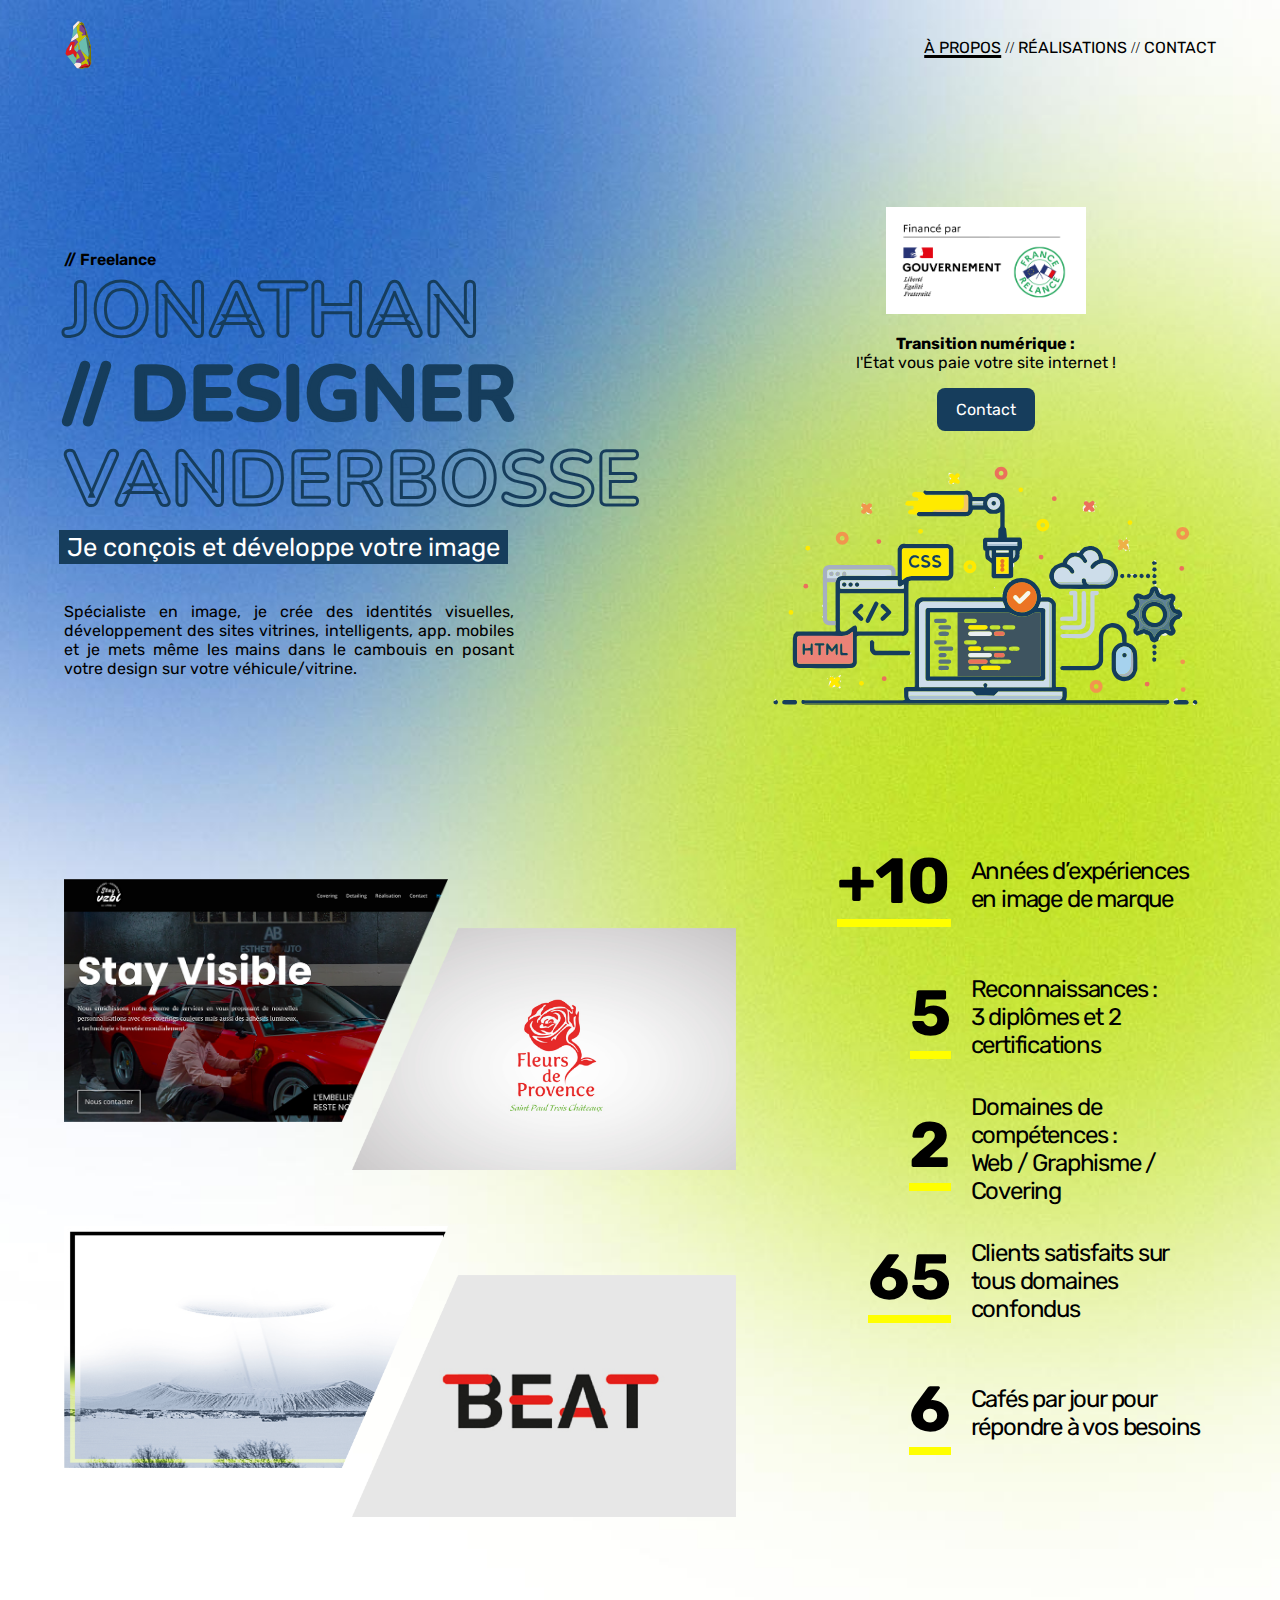
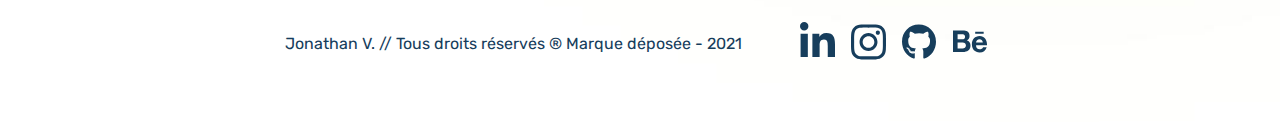
<file: index.html>
<!DOCTYPE html>
<html lang="en">
<head>
  <meta charset="UTF-8">
  <meta name="viewport" content="width=device-width, initial-scale=1.0">
  <link rel="stylesheet" type="text/css" href="style.css">
  <link rel="preconnect" href="https://fonts.gstatic.com">
  <link href="https://fonts.googleapis.com/css2?family=Nunito:wght@600;800&family=Rubik:wght@400;600;800&display=swap" rel="stylesheet">
  <title>Jonathan V. - Portfolio</title>
</head>
<body>
  <nav>
    <ul>
      <li><a href="http://www.jonathan-coz.com">
        <img src="images/logo.svg" style="height: 50px" alt="Logo"></a>
      </li>
    </ul>
    <ul>
      <li class="li-nav"><a href="http://www.jonathan-coz.com">
        <span style="text-decoration-line:underline; text-decoration-thickness:3px;">À PROPOS</span></a>
        //&nbsp
      </li>
      <li class="li-nav"><a href="http://www.jonathan-coz.com/realisations">
        RÉALISATIONS</a>
        //&nbsp
      </li>
      <li class="li-nav"><a href="http://www.jonathan-coz.com/contact">
        CONTACT</a>
      </li>
    </ul>
  </nav>
  <div id="sec1">
    <div class="sec1-left">
      <h3>// Freelance</h3>
      <h1>JONATHAN</br><span style="color:#163D5C">// DESIGNER</span></br>VANDERBOSSE</h1>
      <h2><span>Je conçois et développe votre image</span></h2>
      <p>Spécialiste en image, je crée des identités visuelles,
      développement des sites vitrines, intelligents, app. mobiles et
      je mets même les mains dans le cambouis en posant votre design
      sur votre véhicule/vitrine.</p>
    </div>
    <div class="sec1-right">
      <div class="transition-num">
        <img src="images/logo-FR-kit-com.png" alt="Transition Numérique - Aides de l'état">
        <p><b>Transition numérique :</b></br> l'État vous paie votre site internet !</p>
      </div>
      <a href="&#x6d;&#x61;&#x69;&#x6c;&#x74;&#x6f;&colon;&#x63;&#x6f;&#x6e;&#x74;&#x61;&#x63;&#x74;&commat;&#x6a;&#x6f;&#x6e;&#x61;&#x74;&#x68;&#x61;&#x6e;&#x2d;&#x63;&#x6f;&#x7a;&period;&#x63;&#x6f;&#x6d;">
        <div class="button">
          Contact
        </div>
      </a>
      <img src="images/hero_banner.svg" alt="Hero Banner web development">
    </div>
  </div>
  <div id="sec2">
    <div class="sec2-left">
      <div class="duo duo-first">
        <img src="images/coveringlyon.png" alt="Coveringlyon.com - Site web">
        <img src="images/FdP.png" alt="Fleur de Provence - Saint Paul Trois Châteaux">
      </div>
      <div class="duo duo-second">
        <img src="images/Iceland.png" alt="Photo - Iceland">
        <img src="images/Beat.png" alt="Logo - Beat">
      </div>
    </div>
    <div class="sec2-right">
      <div class="sec2-grid">
        <div class="num num-a">
          <b>+10</b>
        </div>
        <div class="text text-a">
          <p>Années d’expériences en image de marque</p>
        </div>
        <div class="num num-b">
          <b>5</b>
        </div>
        <div class="text text-b">
          <p>Reconnaissances :</br>
          3 diplômes et 2 certifications</p>
        </div>
        <div class="num num-c">
          <b>2</b>
        </div>
        <div class="text text-c">
          <p>Domaines de compétences :</br>Web / Graphisme / Covering</p>
        </div>
        <div class="num num-d">
          <b>65</b>
        </div>
        <div class="text text-d">
          <p>Clients satisfaits sur tous domaines confondus</p>
        </div>
        <div class="num num-e">
          <b>6</b>
        </div>
        <div class="text text-e">
          <p>Cafés par jour pour répondre à vos besoins</p>
        </div>
      </div>
    </div>
  </div>
  <footer>
    <ul id="ul-footer">
      <li class="text-footer">Jonathan V. // Tous droits réservés ® Marque déposée - 2021</li>
      <li class="icones"><a href="https://www.linkedin.com/in/jonathan-vanderbosse/"><img src="images/fontawesome/svgs/brands/linkedin-in.svg" alt="LinkedIn profil"></a></li>
      <li class="icones"><a href="https://www.instagram.com/jo_coz/"><img src="images/fontawesome/svgs/brands/instagram.svg" alt="Instagram profil"></a></li>
      <li class="icones"><a href="https://github.com/malothecat"><img src="images/fontawesome/svgs/brands/github.svg" alt="Github profil"></a></li>
      <li class="icones"><a href="https://www.behance.net/coz_you_re_real"><img src="images/fontawesome/svgs/brands/behance.svg" alt="Behance profil"></a></li>
    </ul>
  </footer>
</body>
</html>
</file>
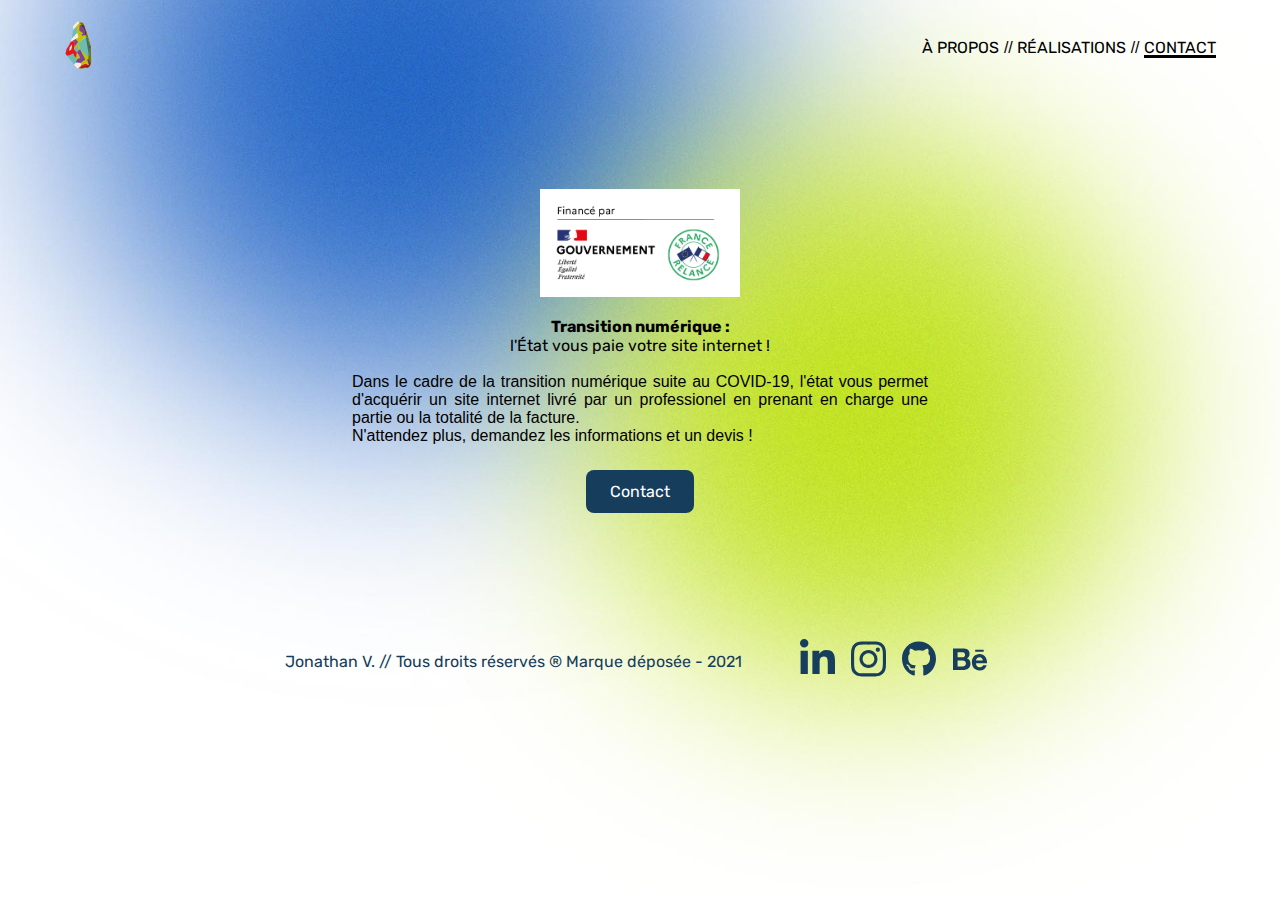
<file: contact.html>
<!DOCTYPE html>
<html lang="en">
<head>
  <meta charset="UTF-8">
  <meta name="viewport" content="width=device-width, initial-scale=1.0">
  <link rel="stylesheet" type="text/css" href="style-contact.css">
  <link rel="preconnect" href="https://fonts.gstatic.com">
  <link href="https://fonts.googleapis.com/css2?family=Nunito:wght@600;800&family=Rubik:wght@400;600;800&display=swap" rel="stylesheet">
  <title>Jonathan V. - Contact</title>
</head>
<body>
  <nav>
    <ul>
      <li><a href="http://www.jonathan-coz.com">
        <img src="images/logo.svg" style="height: 50px" alt="Logo"></a>
      </li>
    </ul>
    <ul>
      <li class="li-nav"><a href="http://www.jonathan-coz.com">
        À PROPOS</a>
        //&nbsp
      </li>
      <li class="li-nav"><a href="http://www.jonathan-coz.com/realisations">
        RÉALISATIONS</a>
        //&nbsp
      </li>
      <li class="li-nav"><a href="http://www.jonathan-coz.com/contact">
        <span style="text-decoration-line:underline; text-decoration-thickness:3px;">CONTACT</span></a>
      </li>
    </ul>
  </nav>
  <div id="main-container">
    <div class="wrapper">
      <div class="transition-num">
        <img src="images/logo-FR-kit-com.png" alt="Transition Numérique - Aides de l'état">
        <p><b>Transition numérique :</b></br> l'État vous paie votre site internet !</p>
      </div>
      </br>
      <p>Dans le cadre de la transition numérique suite au COVID-19, l'état vous permet d'acquérir un site internet livré par un professionel en prenant en charge une partie ou la totalité de la facture.
      </br>N'attendez plus, demandez les informations et un devis !</p>
      <a href="&#x6d;&#x61;&#x69;&#x6c;&#x74;&#x6f;&colon;&#x63;&#x6f;&#x6e;&#x74;&#x61;&#x63;&#x74;&commat;&#x6a;&#x6f;&#x6e;&#x61;&#x74;&#x68;&#x61;&#x6e;&#x2d;&#x63;&#x6f;&#x7a;&period;&#x63;&#x6f;&#x6d;">
        <div class="button">
          Contact
        </div>
      </a>
    </div>
  </div>

  <footer>
    <ul id="ul-footer">
      <li class="text-footer">Jonathan V. // Tous droits réservés ® Marque déposée - 2021</li>
      <li class="icones"><a href="https://www.linkedin.com/in/jonathan-vanderbosse/"><img src="images/fontawesome/svgs/brands/linkedin-in.svg" alt="LinkedIn profil"></a></li>
      <li class="icones"><a href="https://www.instagram.com/jo_coz/"><img src="images/fontawesome/svgs/brands/instagram.svg" alt="Instagram profil"></a></li>
      <li class="icones"><a href="https://github.com/malothecat"><img src="images/fontawesome/svgs/brands/github.svg" alt="Github profil"></a></li>
      <li class="icones"><a href="https://www.behance.net/coz_you_re_real"><img src="images/fontawesome/svgs/brands/behance.svg" alt="Behance profil"></a></li>
    </ul>
  </footer>
</body>
</html>
</file>
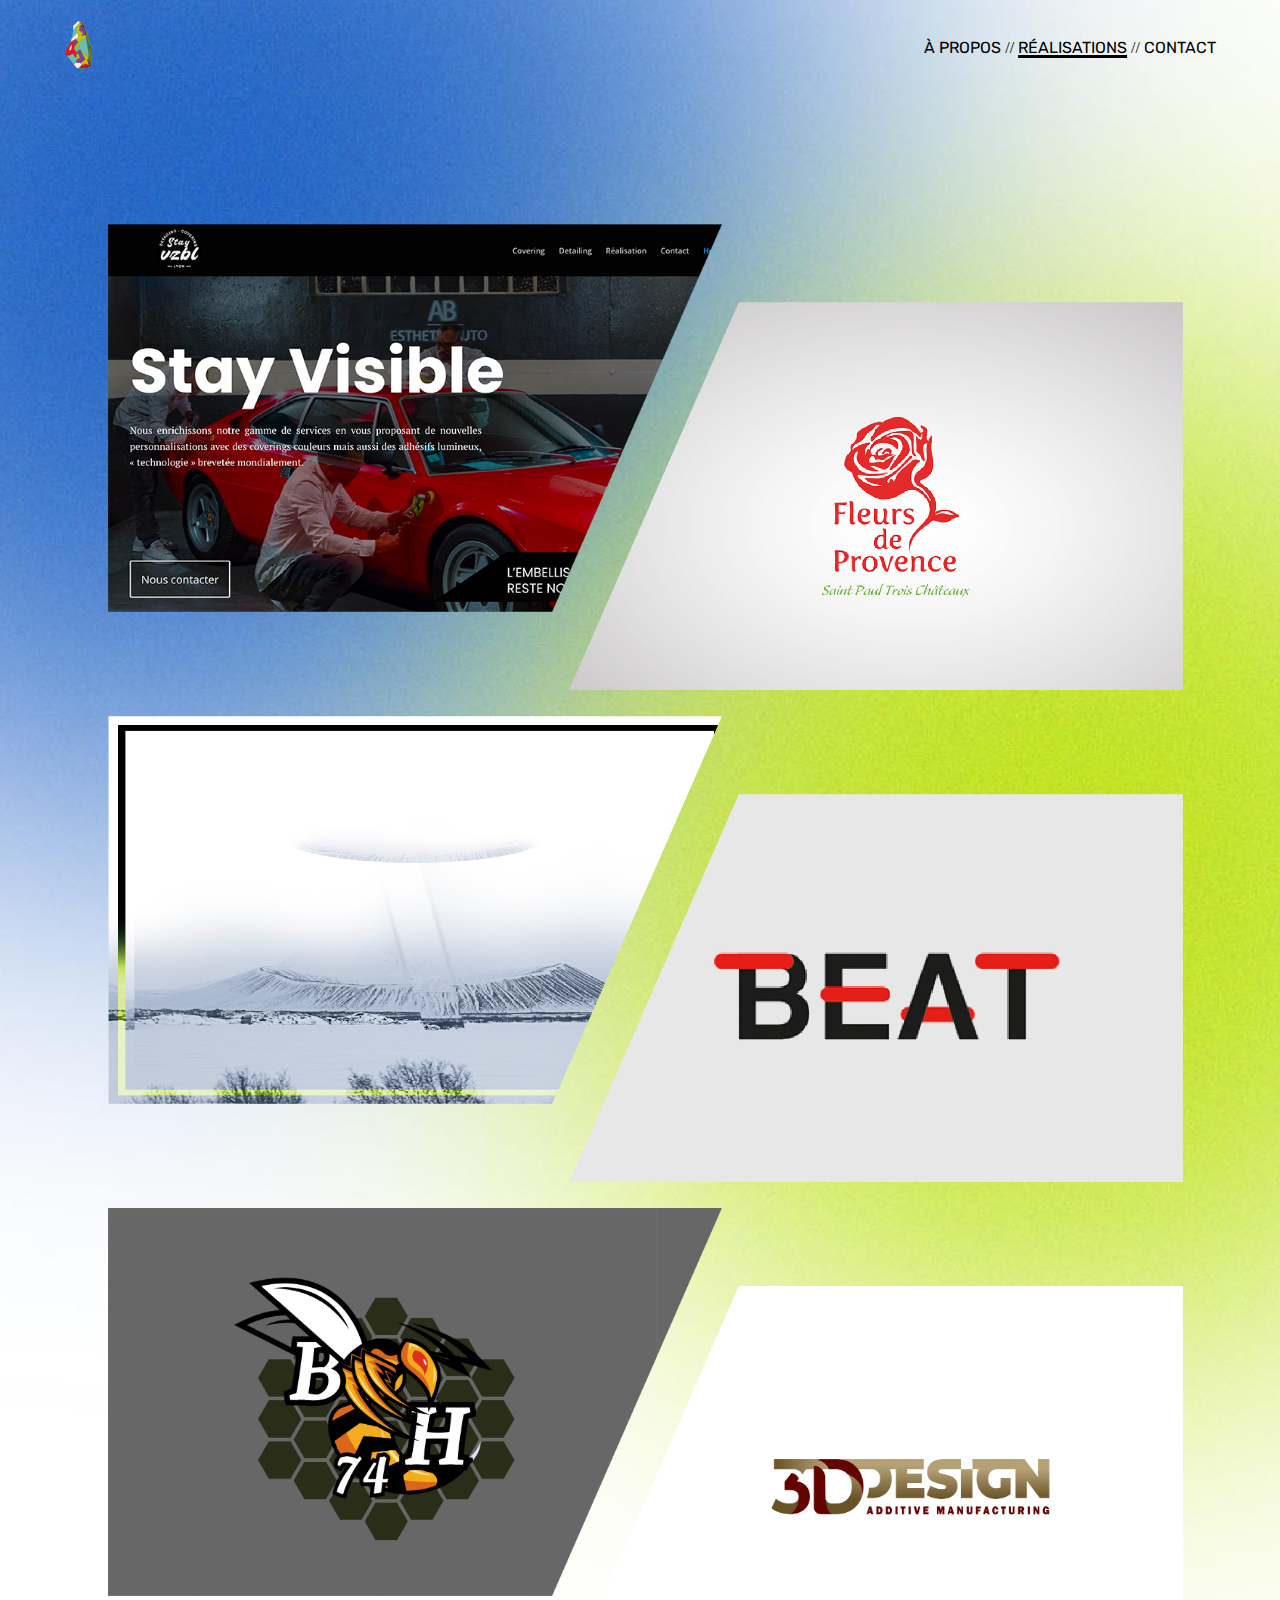
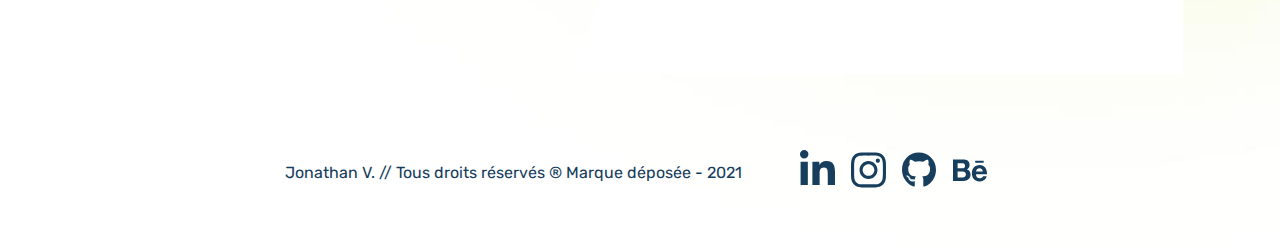
<file: realisations.html>
<!DOCTYPE html>
<html lang="en">
<head>
  <meta charset="UTF-8">
  <meta name="viewport" content="width=device-width, initial-scale=1.0">
  <link rel="stylesheet" type="text/css" href="style-realisations.css">
  <link rel="preconnect" href="https://fonts.gstatic.com">
  <link href="https://fonts.googleapis.com/css2?family=Nunito:wght@600;800&family=Rubik:wght@400;600;800&display=swap" rel="stylesheet">
  <title>Jonathan V. - Réalisations</title>
</head>
<body>
  <nav>
    <ul>
      <li><a href="http://www.jonathan-coz.com">
        <img src="images/logo.svg" style="height: 50px" alt="Logo"></a>
      </li>
    </ul>
    <ul>
      <li class="li-nav"><a href="http://www.jonathan-coz.com">
        À PROPOS</a>
        //&nbsp
      </li>
      <li class="li-nav"><a href="http://www.jonathan-coz.com/realisations">
        <span style="text-decoration-line:underline; text-decoration-thickness:3px;">RÉALISATIONS</span></a>
        //&nbsp
      </li>
      <li class="li-nav"><a href="http://www.jonathan-coz.com/contact">
        CONTACT</a>
      </li>
    </ul>
  </nav>
  <div id="main-container">
    <div class="wrapper">
      <div class="duo">
        <img src="images/coveringlyon.png" alt="Coveringlyon.com - Site web">
        <img src="images/FdP.png" alt="Fleur de Provence - Saint Paul Trois Châteaux">
      </div>
      <div class="duo">
        <img src="images/Iceland.png" alt="Photo - Iceland">
        <img src="images/Beat.png" alt="Logo - Beat">
      </div>
      <div class="duo">
        <img src="images/BH-airsoft.png" alt="BH-airsoft - Logo">
        <img src="images/3D-DESIGN.png" alt="3D-DESIGN - Logo">
      </div>
    </div>
  </div>
  <footer>
    <ul id="ul-footer">
      <li class="text-footer">Jonathan V. // Tous droits réservés ® Marque déposée - 2021</li>
      <li class="icones"><a href="https://www.linkedin.com/in/jonathan-vanderbosse/"><img src="images/fontawesome/svgs/brands/linkedin-in.svg" alt="LinkedIn profil"></a></li>
      <li class="icones"><a href="https://www.instagram.com/jo_coz/"><img src="images/fontawesome/svgs/brands/instagram.svg" alt="Instagram profil"></a></li>
      <li class="icones"><a href="https://github.com/malothecat"><img src="images/fontawesome/svgs/brands/github.svg" alt="Github profil"></a></li>
      <li class="icones"><a href="https://www.behance.net/coz_you_re_real"><img src="images/fontawesome/svgs/brands/behance.svg" alt="Behance profil"></a></li>
    </ul>
  </footer>
</body>
</html>
</file>
<file: style.css>
* {
  text-decoration: none;
  margin: 0;
}

body {
  padding-left: 5%;
  padding-right: 5%;
  background-image: url("images/hero banner_fond.jpg");
  background-size: cover;
  background-repeat: no-repeat;
  background-position: center;
}

/*----- Navbar -----*/

li {
  list-style-type: none;
}

a {
  color: black;
}

.li-nav > a {
  font-family: 'Rubik', sans-serif;
  font-weight: 400;
  font-size: 1em;
}

.li-nav > a:hover {
  color: white;
  background-color: #163D5C;
  padding-top: 5px;
  padding-bottom: 5px;
  padding-left: 8px;
  padding-right: 8px;
  transition: all .5s ease-in-out;
}

nav {
  z-index: 4;
  position: sticky;
  width: 90vw;
  justify-content: space-between;
  display: flex;
  padding-top: 20px;
}

ul {
  padding-inline-start: 0px;
}

nav > ul:nth-child(1) {
  display: flex;
}

nav > ul:nth-child(2) {
  display: flex;
  align-items: center;
}

/*----- Section 1 -----*/

#sec1 {
  display: flex;
  justify-content: space-between;
  align-items: center;
  height: 70vh;
  padding-top: 75px;
}

.sec1-left {
  width: 50%;
}

.sec1-right {
  width: 40%;
}

h1 {
  font-family: 'Nunito', sans-serif;
  font-size: 6vw;
  color: transparent;
  -webkit-text-stroke: 3px #163D5C;
  line-height: 1.1em;
}

h2 span {
  background-color: #163D5C;
  padding-top: 2px;
  padding-bottom: 2px;
  padding-left: 8px;
  padding-right: 8px;
  margin-left: -5px;
}

a > .button {
  display: flex;
  justify-content: center;
  width: 50px;
  margin-bottom: 20px;
  margin-top: 16px;
}

h2 {
  color: white;
  font-family: "Rubik", sans-serif;
  font-weight: 400;
  font-size: 2vw;
  margin-top: 10px;
  margin-bottom: 40px;
}

h3 {
  font-family: 'Rubik', sans-serif;
  font-weight: 600;
  font-size: 1em;
}

.sec1-left > p {
  font-family: "Rubik", sans-serif;
  font-weight: 400;
  font-size: 1em;
  max-width: 450px;
  text-align: justify;
  justify-content: center;
}

.button {
  background-color: #163D5C;
  border: none;
  font-family: "Rubik", sans-serif;
  font-weight: 400;
  border-radius: 8px;
  color: white;
  padding: 12px 24px;
  text-align: center;
  text-decoration: none;
  display: inline-block;
  font-size: 16px;
  margin: auto;
}

.button:hover {
  color: #163D5C;
  background-color: transparent;
  border: 3px solid #163D5C;
  transition: all .5s ease-in-out;
  font-weight: 800;
}

.transition-num > p {
  margin: auto;
  font-family: "Rubik", sans-serif;
  font-weight: 400;
  font-size: 1em;
  max-width: 270px;
  text-align: center;
}

.transition-num {
  display: flex;
  flex-direction: column;
}

.transition-num > img:nth-child(1) {
  width: 200px;
  align-self: center;
  margin-bottom: 20px;
}

/*----- Section 2 -----*/

#sec2 {
  display: flex;
  margin-top: 50px;
}

.sec2-left {
  margin-top: 50px;
  width: 50vw;
  display: flex;
  flex-direction: column;
}

.duo-first {
  width: 50vw;
  position: relative;
}

.duo-second {
  margin-top: 100px;
  position: relative;
}

.duo > img:nth-child(2) {
  position: absolute;
  top: 20%;
  left: 45%;
}

.duo > img {
  width: 60%;
  min-width: 300px;
}

.sec2-right {
  z-index: 2;
  width: 50vw;
}
.sec2-grid {
  display: grid;
  grid-template-columns: repeat(4, 1fr);
  grid-template-rows: repeat(5, 1fr);
  gap: 20px;
}

.num {
  grid-column: 2 / 3;
  justify-self: end;
  font-family: "Rubik", sans serif;
  font-size: 4em;
  align-self: center;
  border-bottom: 8px solid yellow;
}

.text {
  grid-column: 3 / 5;
  justify-self: start;
  align-self: center;
  font-family: "Rubik", sans-serif;
  font-weight: 400;
  font-size: 1.5em;
  letter-spacing: -.05em;
}

.num-a {
  grid-row: 1 / 2;
}

.text-a {
  grid-row: 1 / 2;
}

.num-b {
  grid-row: 2 / 3;
}

.text-b {
  grid-row: 2 / 3;
}

.num-c {
  grid-row: 3 / 4;
}

.text-c {
  grid-row: 3 / 4;
}

.num-d {
  grid-row: 4 / 5;
}

.text-d {
  grid-row: 4 / 5;
}

.num-e {
  grid-row: 5 / 6;
}

.text-e {
  grid-row: 5 / 6;
}

/*----- Footer -----*/

.icones {
  width: 35px;
  filter: invert(17%) sepia(9%) saturate(7132%) hue-rotate(175deg) brightness(97%) contrast(87%);
  padding: 0 8px;
  align-self: center;
}

footer {
  height: 100px;
}

footer > ul {
  display: flex;
  justify-content: center;
  margin-top: 150px;
}

.text-footer {
  color: #163D5C;
  font-family: "Rubik", sans-serif;
  display: flex;
  align-items: center;
  padding-right: 50px;
}

.icones:hover {
  opacity: .8;
  transition: all .5s ease-in-out;
  transform: translate(0, -10px);
}

/*----- Mobile -----*/

@media screen and (max-width: 700px) {
  /*----- Navbar -----*/
  nav {
    font-size: .8em;
    z-index: 4;
    position: sticky;
    width: 90vw;
    justify-content: space-between;
    display: flex;
    padding-top: 20px;
    margin-right: 20px;
  }

  ul {
    padding-inline-start: 0px;
  }

  nav > ul:nth-child(1) {
    display: flex;
  }

  nav > ul:nth-child(2) {
    display: flex;
    align-items: center;
  }
  /*----- Section 1 -----*/
  #sec1 {
    display: block;
    height: 100%;
  }

  .sec1-left {
    margin-top: 25px;
    width: 95%;
    margin-bottom: 50px;
  }

  .sec1-right {
    width: 100%;
  }

  h1 {
    font-size: 11vw;
  }

  h2 {
    font-size: 4vw;
  }
  /*----- Section 2 -----*/
  #sec2 {
    display: block;
  }

  .sec2-left {
    display: none;
  }

  .sec2-right {
    width: 80vw;
  }

  .num {
    font-size: 3em;
  }

  .text {
    font-size: 1em;
    letter-spacing: -.06em;
  }
  /*----- Footer -----*/
  footer {
    height: 50px;
  }

  footer > ul {
    margin-top: 75px;
  }

  .icones {
    width: 50px;
  }

  .text-footer {
    font-size: .6em;
    text-align: center;
    width: 100%;
    padding-right: 0px;
  }
}
</file>
<file: style-contact.css>
* {
  text-decoration: none;
  margin: 0;
}

body {
  font-family: Arial, Helvetica, sans-serif;
  padding-left: 5%;
  padding-right: 5%;
  background-image: url("images/hero banner_fond.jpg");
  background-size: cover;
  background-repeat: no-repeat;
  background-position: center;
  height: 100vh;
}

/*----- Navbar -----*/

li {
  list-style-type: none;
}

a {
  color: black;
}

.li-nav > a {
  font-family: 'Rubik', sans-serif;
  font-weight: 400;
  font-size: 1em;
}

.li-nav > a:hover {
  color: white;
  background-color: #163D5C;
  padding-top: 5px;
  padding-bottom: 5px;
  padding-left: 8px;
  padding-right: 8px;
  transition: all .5s ease-in-out;
}

nav {
  z-index: 4;
  position: sticky;
  width: 90vw;
  justify-content: space-between;
  display: flex;
  padding-top: 20px;
}

ul {
  padding-inline-start: 0px;
}

nav > ul:nth-child(1) {
  display: flex;
}

nav > ul:nth-child(2) {
  display: flex;
  align-items: center;
}

/*----- Form -----*/

/*.container {
  margin-top: 100px;
  border-radius: 18px;
  background-color: rgba(180, 180, 210, .5);
  padding: 20px;
  max-width: 700px;
  display: flex;
  margin: 10% auto;
}

label {
  font-family: "Rubik", sans-serif;
  margin-left: 10px;
}

input[type=text], select, textarea {
  font-family: "Rubik", sans-serif;
  width: 100%;
  padding: 12px;
  border: 1px solid #163D5C;
  border-radius: 4px;
  box-sizing: border-box;
  margin-top: 6px;
  margin-bottom: 16px;
  resize: vertical;
}

input[type=submit] {
  background-color: #163D5C;
  border: none;
  font-family: "Rubik", sans-serif;
  font-weight: 400;
  border-radius: 8px;
  color: white;
  padding: 12px 24px;
  text-align: center;
  text-decoration: none;
  display: inline-block;
  font-size: 16px;
  margin: auto;
  cursor: pointer;
}

input[type=submit]:hover {
  color: #163D5C;
  background-color: transparent;
  border: 3px solid #163D5C;
  transition: all .5s ease-in-out;
  font-weight: 800;
}

#submit {
  display: flex;
}*/

#main-container {
  margin-top: 10%;
  display: flex;
  justify-content: center;
  height: 50vh;
}

.wrapper {
  width: 50%;
  text-align: justify;
  display: flex;
  align-items: center;
  flex-direction: column;
}

.button {
  background-color: #163D5C;
  border: none;
  font-family: "Rubik", sans-serif;
  font-weight: 400;
  border-radius: 8px;
  color: white;
  padding: 12px 24px;
  text-align: center;
  text-decoration: none;
  display: inline-block;
  font-size: 16px;
  margin: auto;
  margin-top: 25px;
}

.button:hover {
  color: #163D5C;
  background-color: transparent;
  border: 3px solid #163D5C;
  transition: all .5s ease-in-out;
  font-weight: 800;
}

.transition-num > p {
  margin: auto;
  font-family: "Rubik", sans-serif;
  font-weight: 400;
  font-size: 1em;
  max-width: 270px;
  text-align: center;
}

.transition-num {
  display: flex;
  flex-direction: column;
}

.transition-num > img:nth-child(1) {
  width: 200px;
  align-self: center;
  margin-bottom: 20px;
}

.icones {
  width: 35px;
  filter: invert(17%) sepia(9%) saturate(7132%) hue-rotate(175deg) brightness(97%) contrast(87%);
  padding: 0 8px;
  align-self: center;
}

footer {
  height: 100px;
}

footer > ul {
  display: flex;
  justify-content: center;
}

footer > ul {
  /*margin-top: 150px;*/
  display: flex;
}

.text-footer {
  color: #163D5C;
  font-family: "Rubik", sans-serif;
  display: flex;
  align-items: center;
  padding-right: 50px;
}

.icones:hover {
  opacity: .8;
  transition: all .5s ease-in-out;
  transform: translate(0, -10px);
}

/*----- Mobile -----*/

@media screen and (max-width: 700px) {
  /*----- Navbar -----*/
  nav {
    font-size: .8em;
    z-index: 4;
    position: sticky;
    width: 90vw;
    justify-content: space-between;
    display: flex;
    padding-top: 20px;
    margin-right: 20px;
  }

  ul {
    padding-inline-start: 0px;
  }

  nav > ul:nth-child(1) {
    display: flex;
  }

  nav > ul:nth-child(2) {
    display: flex;
    align-items: center;
  }
  /*----- Contenus -----*/
  body {
    height: 100vh;
    position: relative;
  }

  .wrapper {
    width: 90%;
  }

  .wrapper > p {
    padding: 20px 0;
  }

  #main-container {
    height: 70%;
  }
  /*----- Footer -----*/
  footer {
    height: 50px;
    display: flex;
    align-self: flex-end;
    position: absolute;
    bottom: 10px;
    margin-right: 20px;
  }

  .icones {
    width: 50px;
  }

  .text-footer {
    font-size: .6em;
    text-align: center;
    width: 100%;
    padding-right: 0px;
  }
}
</file>
<file: style-realisations.css>
* {
  text-decoration: none;
  margin: 0;
}

body {
  padding-left: 5%;
  padding-right: 5%;
  background-image: url("images/hero banner_fond.jpg");
  background-size: cover;
  background-repeat: no-repeat;
  background-position: center;
}

/*----- Navbar -----*/

li {
  list-style-type: none;
}

a {
  color: black;
}

.li-nav > a {
  font-family: 'Rubik', sans-serif;
  font-weight: 400;
  font-size: 1em;
}

.li-nav > a:hover {
  color: white;
  background-color: #163D5C;
  padding-top: 5px;
  padding-bottom: 5px;
  padding-left: 8px;
  padding-right: 8px;
  transition: all .5s ease-in-out;
}

nav {
  z-index: 4;
  position: sticky;
  width: 90vw;
  justify-content: space-between;
  display: flex;
  padding-top: 20px;
}

ul {
  padding-inline-start: 0px;
}

nav > ul:nth-child(1) {
  display: flex;
}

nav > ul:nth-child(2) {
  display: flex;
  align-items: center;
}

/*----- Contenus -----*/

#main-container {
  display: flex;
  justify-content: center;
  margin-top: 50px;
  margin-left: -40px;
}

.wrapper {
  width: 80vw;
  display: flex;
  flex-direction: column;
}

.duo {
  position: relative;
  margin-top: 100px;
}

.duo > img {
  width: 60%;
  min-width: 300px;
}

.duo > img:nth-child(2) {
  position: absolute;
  top: 20%;
  left: 45%;
}

/*----- Footer -----*/

.icones {
  width: 35px;
  filter: invert(17%) sepia(9%) saturate(7132%) hue-rotate(175deg) brightness(97%) contrast(87%);
  padding: 0 8px;
  align-self: center;
}

footer {
  height: 100px;
}

footer > ul {
  display: flex;
  justify-content: center;
}

footer > ul {
  margin-top: 150px;
  display: flex;
}

.text-footer {
  color: #163D5C;
  font-family: "Rubik", sans-serif;
  display: flex;
  align-items: center;
  padding-right: 50px;
}

.icones:hover {
  opacity: .8;
  transition: all .5s ease-in-out;
  transform: translate(0, -10px);
}

/*----- Mobile -----*/

@media screen and (max-width: 700px) {
  /*----- Navbar -----*/
  nav {
    font-size: .8em;
    z-index: 4;
    position: sticky;
    width: 90vw;
    justify-content: space-between;
    display: flex;
    padding-top: 20px;
    margin-right: 20px;
  }

  ul {
    padding-inline-start: 0px;
  }

  nav > ul:nth-child(1) {
    display: flex;
  }

  nav > ul:nth-child(2) {
    display: flex;
    align-items: center;
  }
  /*----- Contenus -----*/
  #main-container {
    justify-content: center;
    margin-top: 50px;
    margin-left: 0px;
  }

  .wrapper {
    width: 100%;
    display: flex;
    flex-direction: column;
  }

  .duo {
    position: static;
    margin-top: 50px;
  }

  .duo > img {
    width: 75%;
  }

  .duo > img:nth-child(2) {
    position: relative;
    top: 20px;
    left: 35px;
  }
  /*----- Footer -----*/
  footer {
    height: 50px;
  }

  footer > ul {
    margin-top: 75px;
  }

  .icones {
    width: 50px;
  }

  .text-footer {
    font-size: .6em;
    text-align: center;
    width: 100%;
    padding-right: 0px;
  }
}
</file>
